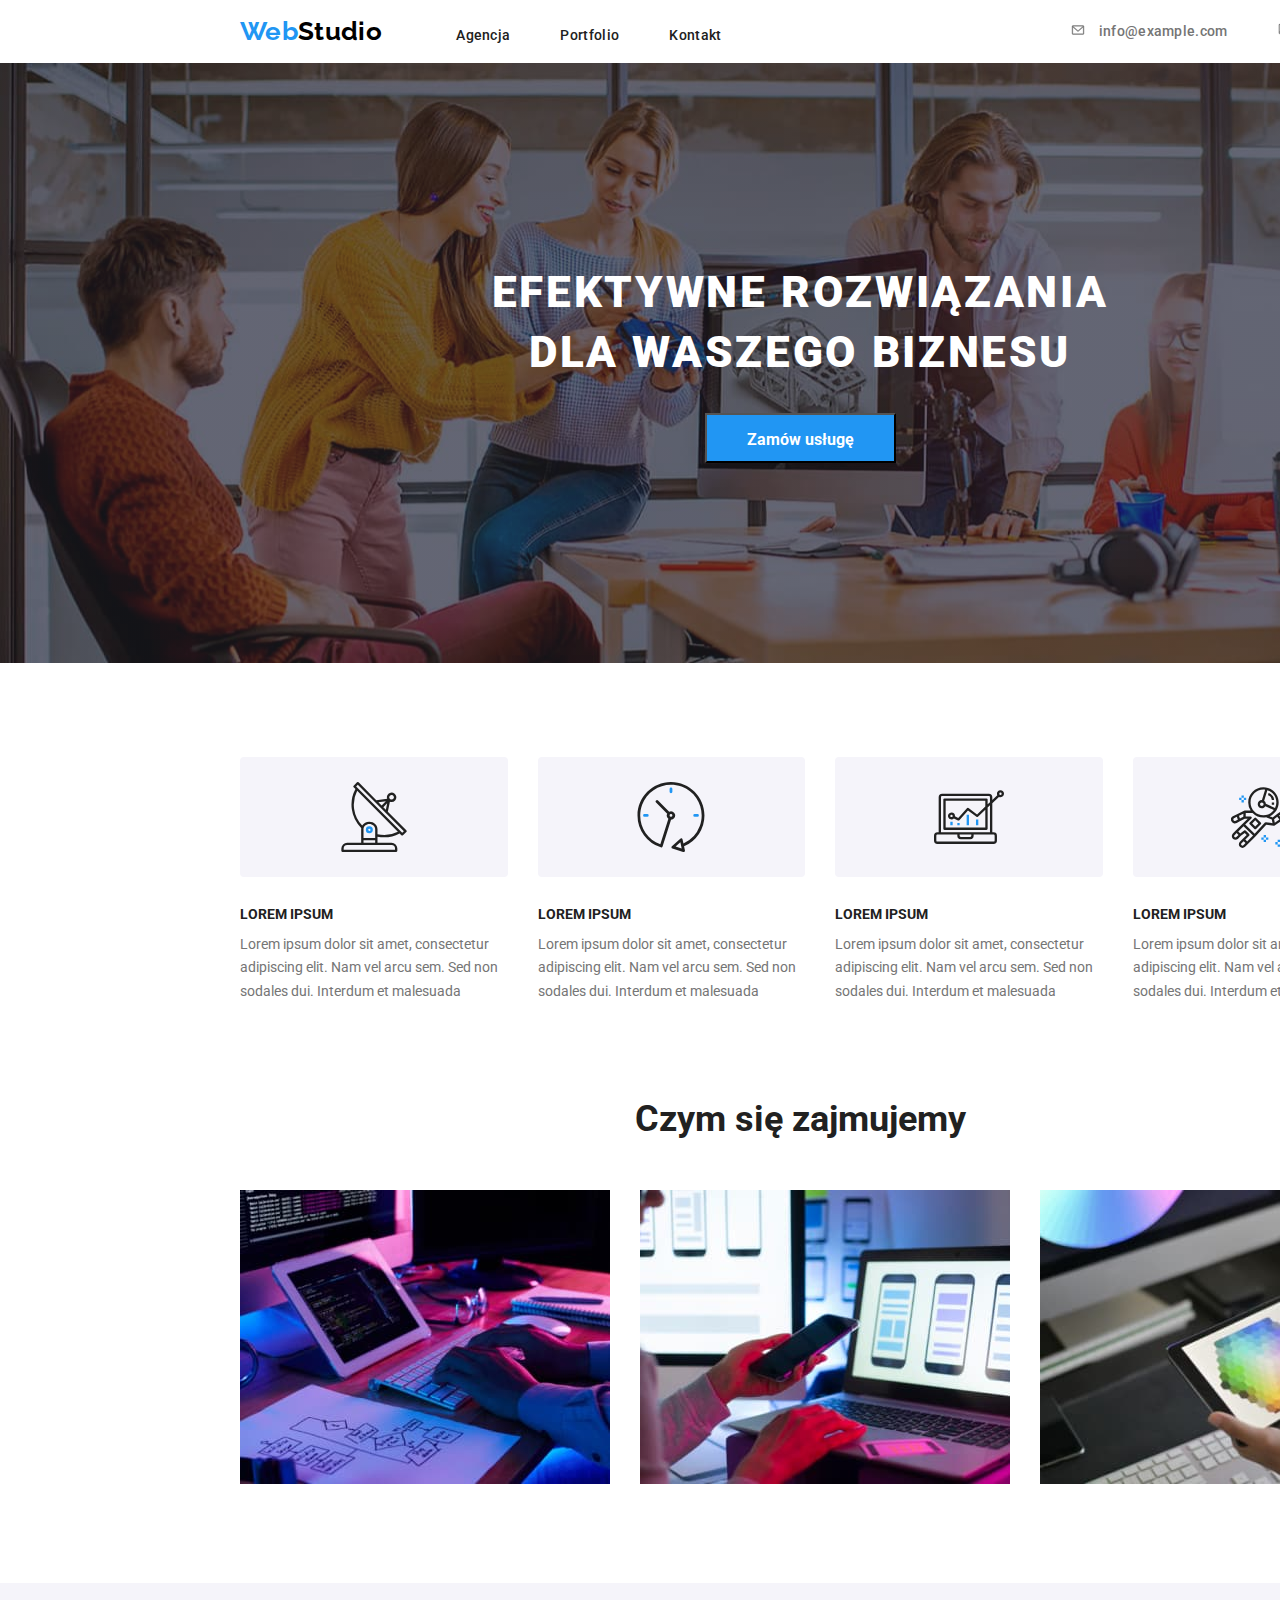
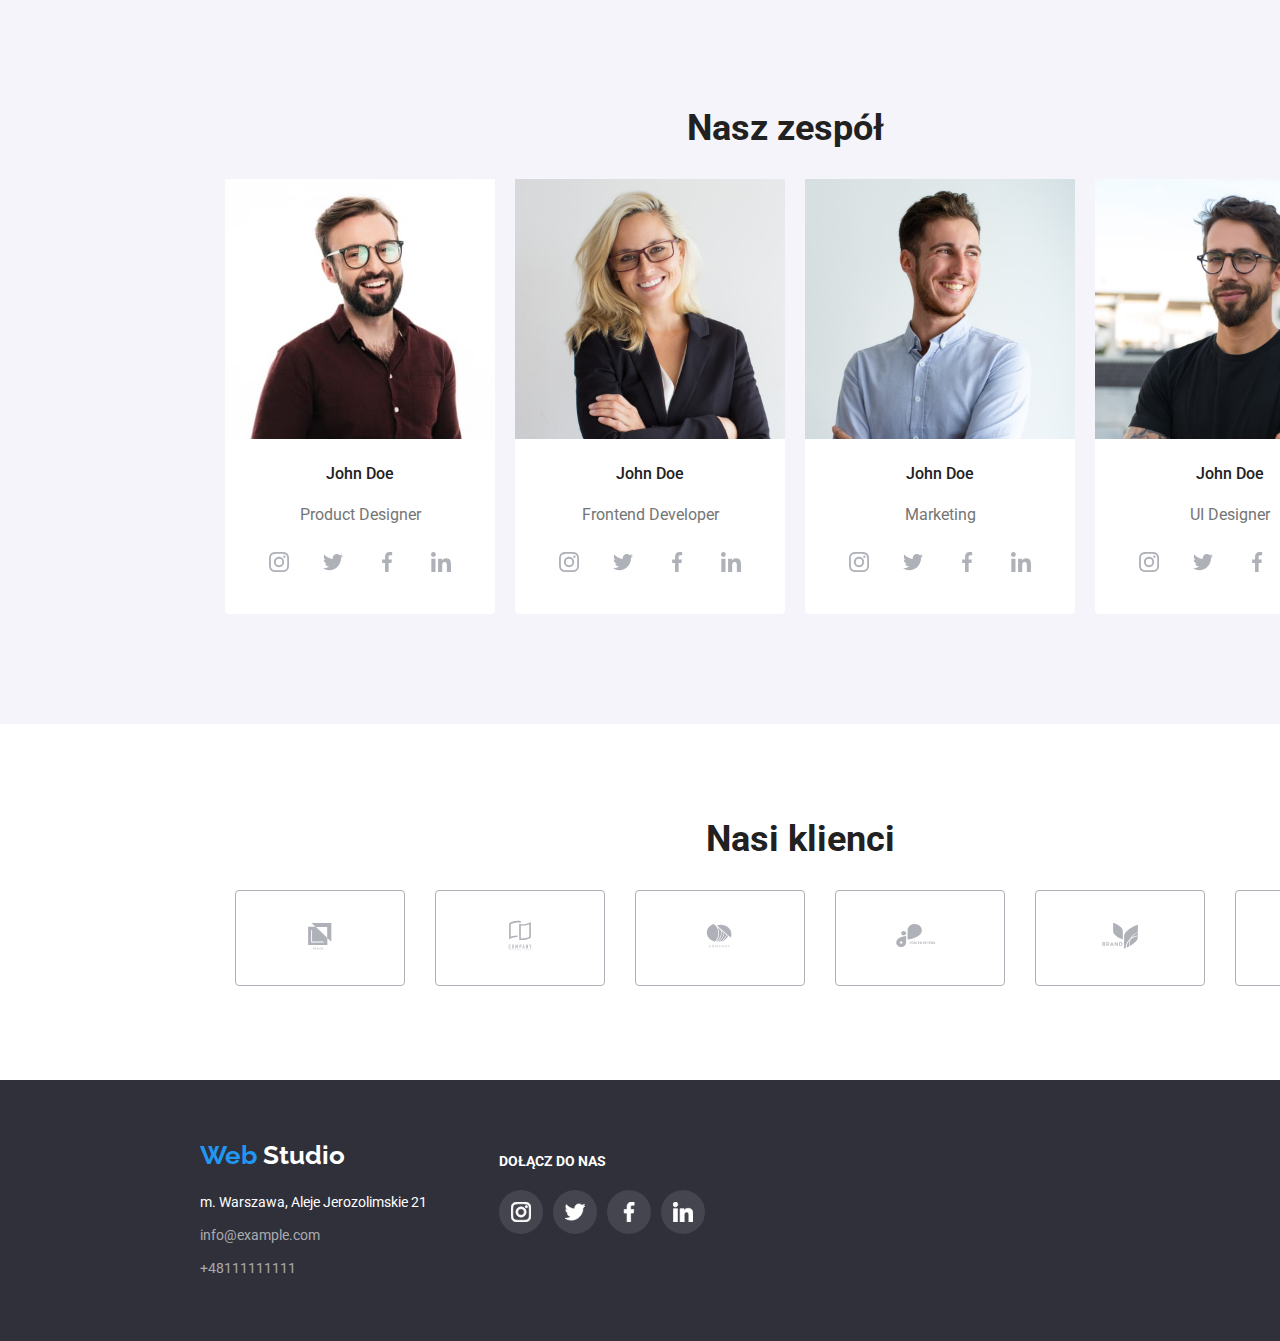
<file: index.html>
<!DOCTYPE html>
<html lang="en">
  <head>
    <meta charset="UTF-8" />
    <meta http-equiv="X-UA-Compatible" content="IE=edge" />
    <meta name="viewport" content="width=device-width, initial-scale=1.0" />
    <title>Main Page</title>
    <link rel="stylesheet" href="./css/modern-normalize.css" />
    <link rel="preconnect" href="https://fonts.googleapis.com" />
    <link rel="preconnect" href="https://fonts.gstatic.com" crossorigin />
    <link
      href="https://fonts.googleapis.com/css2?family=Raleway:wght@700&family=Roboto:wght@400;500;700;900&display=swap"
      rel="stylesheet"
    />
    <link href="./css/styles.css" rel="stylesheet" />
  </head>
  <body>
    <header>
      <div class="container">
        <nav class="menu">
          <ul class="menu-nav">
            <li>
              <a class="logo" href=""><span class="web">Web</span>Studio</a>
              <a class="nav" href="./index.html">Agencja</a>
            </li>
            <li>
              <a class="nav" href="./portfolio.html">Portfolio</a>
            </li>
            <li>
              <a class="nav" href="">Kontakt</a>
            </li>
          </ul>

          <ul class="kont-mail">
            <li>
              <a class="kontakt-header" href="mailto:info@example.com">
                <svg class="envelope-icon" width="16px" height="12px">
                  <use href="images/icons.svg#icon-envelope"></use>
                </svg>
                info@example.com</a
              >
            </li>
            <li>
              <a class="kontakt-header" href="tel:+48111111111">
                <svg class="smartphone-icon" width="10px" height="16px">
                  <use href="images/icons.svg#icon-smartphone"></use>
                </svg>
                +48111111111</a
              >
            </li>
          </ul>
        </nav>
      </div>
    </header>
    <main>
      <section class="background-index">
        <div class="container">
          <h1 class="h1">EFEKTYWNE ROZWIĄZANIA DLA WASZEGO BIZNESU</h1>
          <button class="button-index" type="button">Zamów usługę</button>
        </div>
      </section>

      <div class="container">
        <section class="section">
          <ul class="text-lorem">
            <li>
              <div class="background-icons-index">
                <svg class="icon-antenna" width="70px" height="70px">
                  <use href="images/icons.svg#icon-antenna-1"></use>
                </svg>
              </div>
              <h4 class="name-index">LOREM IPSUM</h4>
              <p class="text-index">
                Lorem ipsum dolor sit amet, consectetur adipiscing elit. Nam vel
                arcu sem. Sed non sodales dui. Interdum et malesuada
              </p>
            </li>

            <li>
              <div class="background-icons-index">
                <svg class="icon-clock" width="70px" height="70px">
                  <use href="images/icons.svg#icon-clock-1"></use>
                </svg>
              </div>
              <h4 class="name-index">LOREM IPSUM</h4>
              <p class="text-index">
                Lorem ipsum dolor sit amet, consectetur adipiscing elit. Nam vel
                arcu sem. Sed non sodales dui. Interdum et malesuada
              </p>
            </li>

            <li>
              <div class="background-icons-index">
                <svg class="icon-diagram" width="70px" height="70px">
                  <use href="images/icons.svg#icon-diagram-1"></use>
                </svg>
              </div>
              <h4 class="name-index">LOREM IPSUM</h4>
              <p class="text-index">
                Lorem ipsum dolor sit amet, consectetur adipiscing elit. Nam vel
                arcu sem. Sed non sodales dui. Interdum et malesuada
              </p>
            </li>

            <li>
              <div class="background-icons-index">
                <svg class="astronaut" width="70px" height="70px">
                  <use href="images/icons.svg#icon-astronaut-1"></use>
                </svg>
              </div>
              <h4 class="name-index">LOREM IPSUM</h4>
              <p class="text-index">
                Lorem ipsum dolor sit amet, consectetur adipiscing elit. Nam vel
                arcu sem. Sed non sodales dui. Interdum et malesuada
              </p>
            </li>
          </ul>
        </section>
      </div>

      <div class="container">
        <h2 class="descripition-index">Czym się zajmujemy</h2>
        <ul class="images-profil">
          <li>
            <img
              width="370"
              height="294"
              src="images/img1.jpg"
              alt="picture of a computer"
            />
          </li>
          <li>
            <img width="370" height="294" src="images/box2.jpg" alt="telefon" />
          </li>
          <li>
            <img width="370" height="294" src="images/box3.jpg" alt="tablet" />
          </li>
        </ul>
      </div>

      <div class="team">
        <div class="container">
          <h2 class="descripition-index-team">Nasz zespół</h2>
          <ul class="images-team-4">
            <li class="backgrund-image-team">
              <img
                width="270"
                height="260"
                src="images/teamcard1.jpg"
                alt="Man with glasses"
              />

              <h4 class="team-image">John Doe</h4>
              <p class="position-index">Product Designer</p>
              <ul class="icons-team-index">
                <li class="team-icons-four">
                  <svg class="icon-color" width="20px" height="20px">
                    <use href="images/icons.svg#icon-instagram-2"></use>
                  </svg>
                </li>
                <li class="team-icons-four">
                  <svg class="icon-color" width="20px" height="20px">
                    <use href="images/icons.svg#icon-twitter-1"></use>
                  </svg>
                </li>
                <li class="team-icons-four">
                  <svg class="icon-color" width="20px" height="20px">
                    <use href="images/icons.svg#icon-facebook-1"></use>
                  </svg>
                </li>
                <li class="team-icons-four">
                  <svg class="icon-color" width="20px" height="20px">
                    <use href="images/icons.svg#icon-linkedin-1"></use>
                  </svg>
                </li>
              </ul>
            </li>
            <li class="backgrund-image-team">
              <img
                width="270"
                height="260"
                src="images/teamcard2.jpg"
                alt="Women with glasses"
              />

              <h4 class="team-image">John Doe</h4>
              <p class="position-index">Frontend Developer</p>
              <ul class="icons-team-index">
                <li class="team-icons-four">
                  <svg class="icon-color" width="20px" height="20px">
                    <use href="images/icons.svg#icon-instagram-2"></use>
                  </svg>
                </li>
                <li class="team-icons-four">
                  <svg class="icon-color" width="20px" height="20px">
                    <use href="images/icons.svg#icon-twitter-1"></use>
                  </svg>
                </li>
                <li class="team-icons-four">
                  <svg class="icon-color" width="20px" height="20px">
                    <use href="images/icons.svg#icon-facebook-1"></use>
                  </svg>
                </li>
                <li class="team-icons-four">
                  <svg class="icon-color" width="20px" height="20px">
                    <use href="images/icons.svg#icon-linkedin-1"></use>
                  </svg>
                </li>
              </ul>
            </li>
            <li class="backgrund-image-team">
              <img
                width="270"
                height="260"
                src="images/teamcard3.jpg"
                alt="smiling man"
              />

              <h4 class="team-image">John Doe</h4>
              <p class="position-index">Marketing</p>
              <ul class="icons-team-index">
                <li class="team-icons-four">
                  <svg class="icon-color" width="20px" height="20px">
                    <use href="images/icons.svg#icon-instagram-2"></use>
                  </svg>
                </li>
                <li class="team-icons-four">
                  <svg class="icon-color" width="20px" height="20px">
                    <use href="images/icons.svg#icon-twitter-1"></use>
                  </svg>
                </li>
                <li class="team-icons-four">
                  <svg class="icon-color" width="20px" height="20px">
                    <use href="images/icons.svg#icon-facebook-1"></use>
                  </svg>
                </li>
                <li class="team-icons-four">
                  <svg class="icon-color" width="20px" height="20px">
                    <use href="images/icons.svg#icon-linkedin-1"></use>
                  </svg>
                </li>
              </ul>
            </li>
            <li class="backgrund-image-team">
              <img
                width="270"
                height="260"
                src="images/teamcard4.jpg"
                alt="Man with glasses"
              />

              <h4 class="team-image">John Doe</h4>
              <p class="position-index">UI Designer</p>
              <ul class="icons-team-index">
                <li class="team-icons-four">
                  <svg class="icon-color" width="20px" height="20px">
                    <use href="images/icons.svg#icon-instagram-2"></use>
                  </svg>
                </li>
                <li class="team-icons-four">
                  <svg class="icon-color" width="20px" height="20px">
                    <use href="images/icons.svg#icon-twitter-1"></use>
                  </svg>
                </li>
                <li class="team-icons-four">
                  <svg class="icon-color" width="20px" height="20px">
                    <use href="images/icons.svg#icon-facebook-1"></use>
                  </svg>
                </li>
                <li class="team-icons-four">
                  <svg class="icon-color" width="20px" height="20px">
                    <use href="images/icons.svg#icon-linkedin-1"></use>
                  </svg>
                </li>
              </ul>
            </li>
          </ul>
        </div>
      </div>
      <div class="customers">
        <div class="container">
          <h2 class="description-customers-index">Nasi klienci</h2>
          <ul class="icons-customers">
            <li class="client-logo-index">
              <svg class="icons-logo" width="106px" height="60px">
                <use href="images/icons.svg#icon-logo"></use>
              </svg>
            </li>
            <li class="client-logo-index">
              <svg class="icons-logo" width="106px" height="60px">
                <use href="images/icons.svg#icon-logo-1"></use>
              </svg>
            </li>
            <li class="client-logo-index">
              <svg class="icons-logo" width="106px" height="60px">
                <use href="images/icons.svg#icon-logo-2"></use>
              </svg>
            </li>
            <li class="client-logo-index">
              <svg class="icons-logo" width="106px" height="60px">
                <use href="images/icons.svg#icon-logo-3"></use>
              </svg>
            </li>
            <li class="client-logo-index">
              <svg class="icons-logo" width="106px" height="60px">
                <use href="images/icons.svg#icon-logo-4"></use>
              </svg>
            </li>
            <li class="client-logo-index">
              <svg class="icons-logo" width="106px" height="60px">
                <use href="images/icons.svg#icon-logo-5"></use>
              </svg>
            </li>
          </ul>
        </div>
      </div>
    </main>
    <footer class="background-footer">
      <div class="container">
        <div class="addres-social-footer">
          <div class="logo-address-footer">
            <a class="logo-footer" href=""
              ><span class="web">Web</span>
              <span class="studio-footer">Studio</span></a
            >
            <div class="adress-kontakt-footer">
              <adress class="adress-footer">
                m. Warszawa, Aleje Jerozolimskie 21
              </adress>
              <p class="footer-mail-index">
                <a class="kontakt-footer" href="mailto:info@example.com"
                  >info@example.com
                </a>
              </p>
              <p class="footer-tel-index">
                <a class="kontakt-footer" href="tel:+48111111111">
                  +48111111111</a
                >
              </p>
            </div>
          </div>
          <div class="socjal">
            <a class="socjal-title"> DOŁĄCZ DO NAS</a>
            <ul class="icons-group-footer">
              <li class="icons-list-footer">
                <svg class="icon-instagram-socjal" width="20px" height="20px">
                  <use href="images/icons.svg#icon-instagram-2"></use>
                </svg>
              </li>
              <li class="icons-list-footer">
                <svg class="icon-twitter-footer" width="20px" height="20px">
                  <use href="images/icons.svg#icon-twitter-1"></use>
                </svg>
              </li>
              <li class="icons-list-footer">
                <svg class="icon-facebook-footer" width="20px" height="20px">
                  <use href="images/icons.svg#icon-facebook-1"></use>
                </svg>
              </li>
              <li class="icons-list-footer">
                <svg class="icon-linkedin-footer" width="20px" height="20px">
                  <use href="images/icons.svg#icon-linkedin-1"></use>
                </svg>
              </li>
            </ul>
          </div>
        </div>
      </div>
    </footer>
  </body>
</html>
</file>
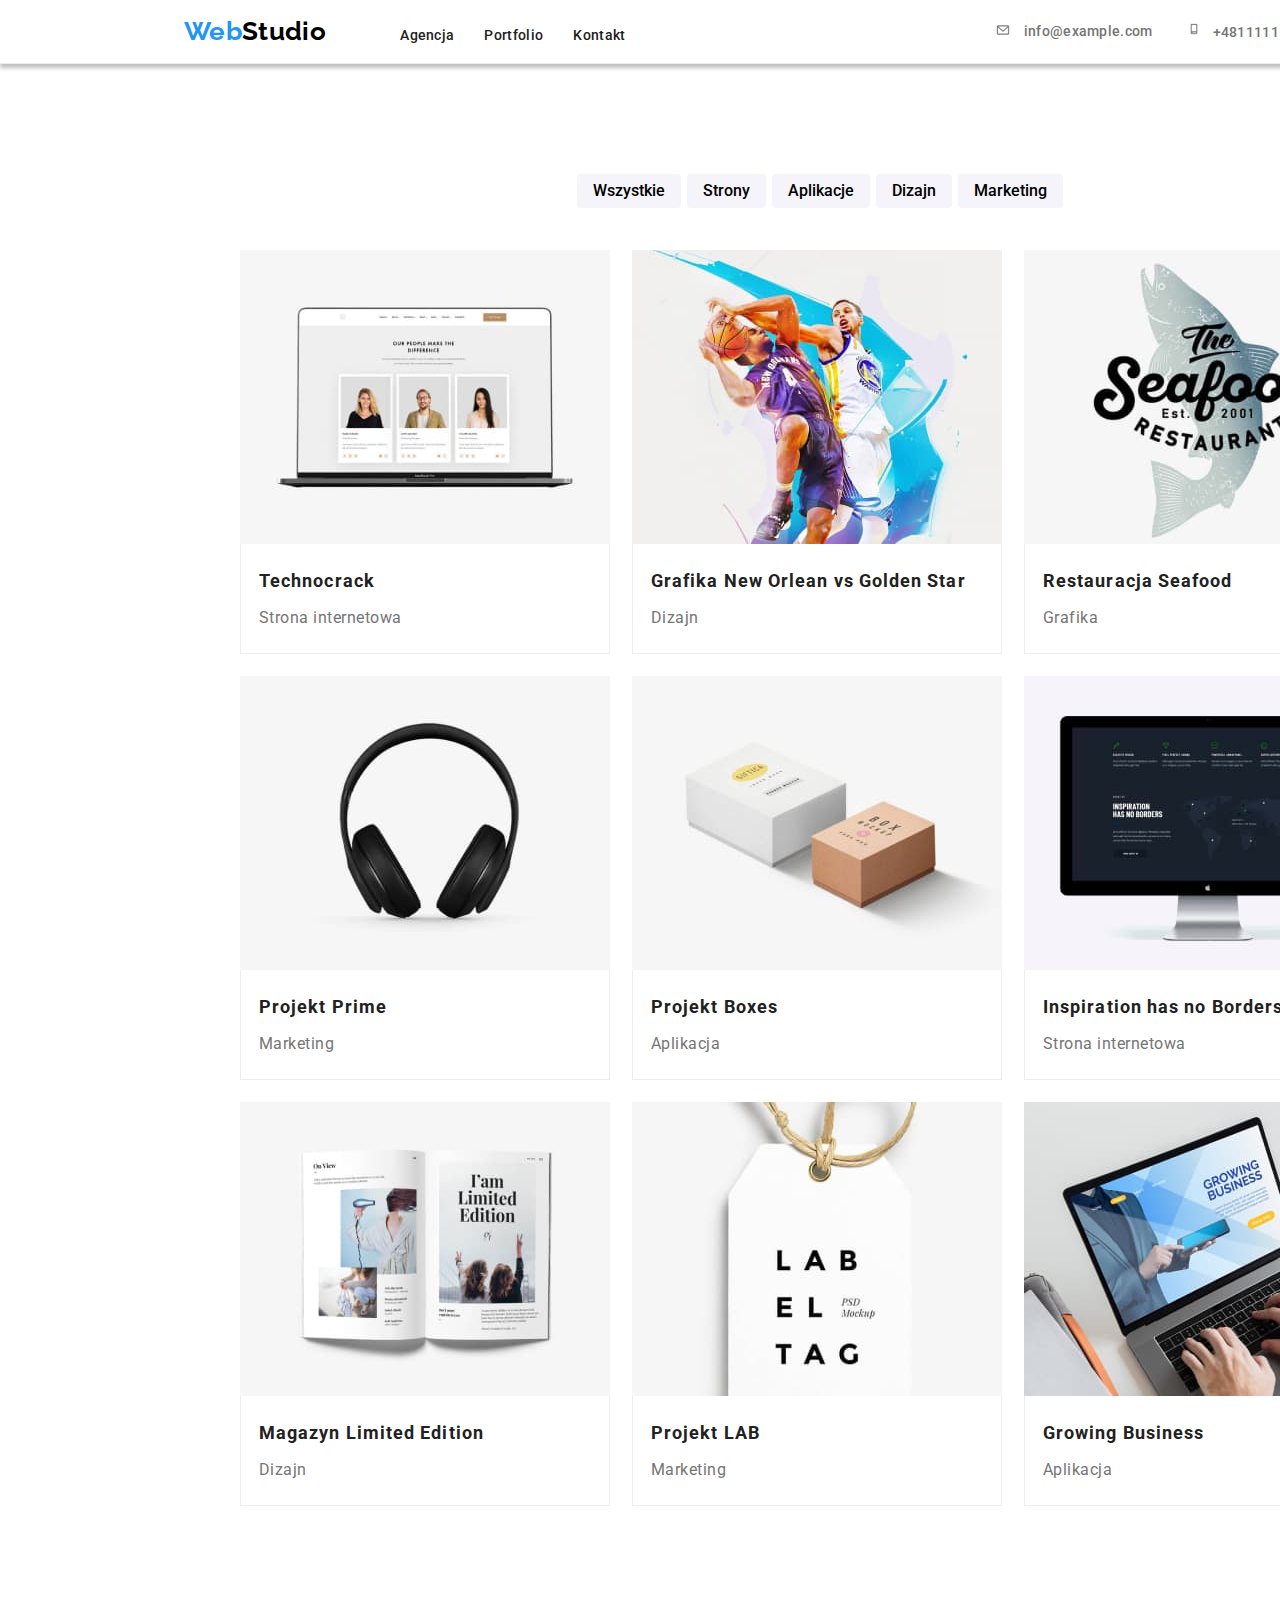
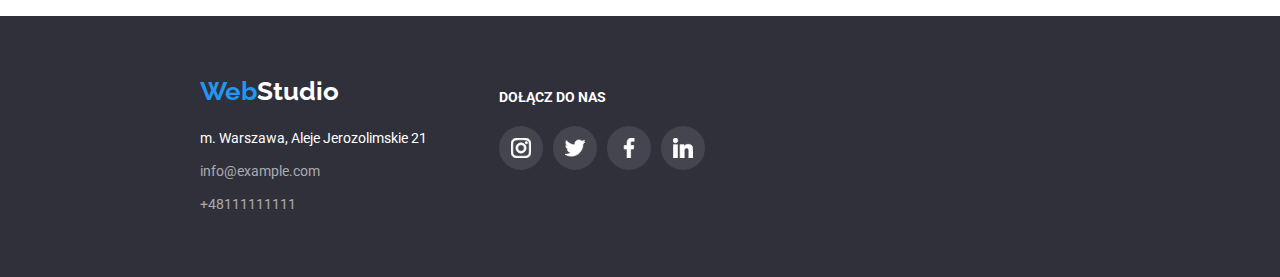
<file: portfolio.html>
<!DOCTYPE html>
<html lang="en">
  <head>
    <meta charset="UTF-8" />
    <meta http-equiv="X-UA-Compatible" content="IE=edge" />
    <meta name="viewport" content="width=device-width, initial-scale=1.0" />
    <title>Portfolio</title>
    <link
      rel="stylesheet"
      href="./css/modern-normalize.css"
    />
    <link rel="preconnect" href="https://fonts.googleapis.com" />
    <link rel="preconnect" href="https://fonts.gstatic.com" crossorigin />
    <link
      href="https://fonts.googleapis.com/css2?family=Raleway:wght@700&family=Roboto:wght@400;500;700;900&display=swap"
      rel="stylesheet"
    />
    <link href="./css/styles.css" rel="stylesheet" />
  </head>
  <body>
    <header>
      
        <div class="web-nav-portfolio">
          <div class="container">
          <nav class="menu">
            <ul class="menu-nav-portfolio">
              <li>
                <a class="logo-portfolio" href=""
                  ><span class="web">Web</span>Studio</a
                >
                <a class="nav-portfolio" href="./index.html">Agencja</a>
              </li>
              <li>
                <a class="nav-portfolio" href="./portfolio.html">Portfolio</a>
              </li>
              <li>
                <a class="nav-portfolio" href="">Kontakt</a>
              </li>
            </ul>

            <ul class="kont-mail-portfolio">
              <li>
                <a class="kontakt-header" href="mailto:info@example.com"
                  >
                  <svg class="envelope-icon" width="16px" height="12px">
                  <use href="images/icons.svg#icon-envelope"></use>
                </svg> info@example.com</a
                >
              </li>
              <li>
                <a class="kontakt-header" href="tel:+48111111111"
                  > <svg class="smartphone-icon" width="10px" height="16px">
                  <use href="images/icons.svg#icon-smartphone"></use>
                </svg> +48111111111</a
                >
              </li>
            </ul>
          </nav>
        </div>
      </div>
    </header>
    <main>
      
        <div class="container">
          <section class="section">
          <section class="button-nav-port">
            <ul class="buttons-port">
              <li>
                <button class="button-portfolio" type="button">
                  Wszystkie
                </button>
              </li>
              <li>
                <button class="button-portfolio" type="button">Strony</button>
              </li>
              <li>
                <button class="button-portfolio" type="button">
                  Aplikacje
                </button>
              </li>
              <li>
                <button class="button-portfolio" type="button">Dizajn</button>
              </li>
              <li>
                <button class="button-portfolio" type="button">
                  Marketing
                </button>
              </li>
            </ul>
          </section>
          <section class="image-project-port">
            <ul class="image-portfolio">
              <li class="portfolio-project-list">
                <figcaption>
                  <img class="portfolio-images-projects"
                    width="370"
                    height="294"
                    src="images/portfolio1.jpg"
                    alt="View of a website on a laptop"
                  />
                  <figure class="figure-portfolio">
                    <h4 class="name-image">Technocrack</h4>
                    <p class="text-portfolio">Strona internetowa</p>
                  </figure>
                </figcaption>
              </li>
              <li class="portfolio-project-list">
                <figcaption>
                  <img class="portfolio-images-projects"
                    width="370"
                    height="294"
                    src="images/portfolio2.jpg"
                    alt="two basketball players"
                  />
                  <figure class="figure-portfolio">
                    <h4 class="name-image">
                      Grafika New Orlean vs Golden Star
                    </h4>
                    <p class="text-portfolio">Dizajn</p>
                  </figure>
                </figcaption>
              </li>
              <li class="portfolio-project-list">
                <figcaption>
                  <img class="portfolio-images-projects"
                    width="370"
                    height="294"
                    src="images/portfolio3.jpg"
                    alt="seafood restaurant logo"
                  />
                  <figure class="figure-portfolio">
                    <h4 class="name-image">Restauracja Seafood</h4>
                    <p class="text-portfolio">Grafika</p>
                  </figure>
                </figcaption>
              </li>
              <li class="portfolio-project-list">
                <figcaption>
                  <img class="portfolio-images-projects"
                    width="370"
                    height="294"
                    src="images/portfolio4.jpg"
                    alt="headphones"
                  />
                  <figure class="figure-portfolio">
                    <h4 class="name-image">Projekt Prime</h4>
                    <p class="text-portfolio">Marketing</p>
                  </figure>
                </figcaption>
              </li>
              <li class="portfolio-project-list">
                <figcaption>
                  <img class="portfolio-images-projects"
                    width="370"
                    height="294"
                    src="images/portfolio5.jpg"
                    alt="two boxes"
                  />
                  <figure class="figure-portfolio">
                    <h4 class="name-image">Projekt Boxes</h4>
                    <p class="text-portfolio">Aplikacja</p>
                  </figure>
                </figcaption>
              </li>
              <li class="portfolio-project-list">
                <figcaption>
                  <img class="portfolio-images-projects"
                    width="370"
                    height="294"
                    src="images/portfolio6.jpg"
                    alt="View of a website on a laptop"
                  />
                  <figure class="figure-portfolio">
                    <h4 class="name-image">Inspiration has no Borders</h4>
                    <p class="text-portfolio">Strona internetowa</p>
                  </figure>
                </figcaption>
              </li>
              <li class="portfolio-project-list">
                <figcaption>
                  <img class="portfolio-images-projects"
                    width="370"
                    height="294"
                    src="images/portfolio7.jpg"
                    alt="Open magazine"
                  />
                  <figure class="figure-portfolio">
                    <h4 class="name-image">Magazyn Limited Edition</h4>
                    <p class="text-portfolio">Dizajn</p>
                  </figure>
                </figcaption>
              </li>
              <li class="portfolio-project-list">
                <figcaption>
                  <img class="portfolio-images-projects"
                    width="370"
                    height="294"
                    src="images/portfolio8.jpg"
                    alt="Label"
                  />
                  <figure class="figure-portfolio">
                    <h4 class="name-image">Projekt LAB</h4>
                    <p class="text-portfolio">Marketing</p>
                  </figure>
                </figcaption>
              </li>
              <li class="portfolio-project-list">
                <figcaption>
                  <img class="portfolio-images-projects"
                    width="370"
                    height="294"
                    src="images/portfolio9.jpg"
                    alt="laptop screen"
                  />
                  <figure class="figure-portfolio">
                    <h4 class="name-image">Growing Business</h4>
                    <p class="text-portfolio">Aplikacja</p>
                  </figure>
                </figcaption>
              </li>
            </ul>
          </section>
        </div>
      </section>
    </main>
    
    <footer class="background-footer">
      <div class="container">
        <div class="addres-social-footer">
          <div class="logo-address-footer">
      <a class="logo-footer" href=""
        ><span class="web">Web</span
        ><span class="studio-footer">Studio</span></a
      >
      <div class="adress-kontakt-footer">
        <adress class="adress-footer"
          >m. Warszawa, Aleje Jerozolimskie 21</adress
        >
        <p class="footer-portfolio-mail">
          <a class="kontakt-footer" href="mailto:info@example.com"
            >info@example.com</a
          >
        </p>
        <p class="footer-portfolio-tel">
          <a class="kontakt-footer" href="tel:+48111111111">+48111111111</a>
        </p>
      </div>
      </div>
      <div class="socjal">
            <a class="socjal-title"> DOŁĄCZ DO NAS</a>
            <ul class="icons-group-footer">
              <li class="icons-list-footer">
                <svg class="icon-instagram-socjal" width="20px" height="20px">
                  <use href="images/icons.svg#icon-instagram-2"></use>
                </svg>
              </li>
              <li class="icons-list-footer">
                <svg class="icon-twitter-footer" width="20px" height="20px">
                  <use href="images/icons.svg#icon-twitter-1"></use>
                </svg>
              </li>
              <li class="icons-list-footer">
                <svg class="icon-facebook-footer" width="20px" height="20px">
                  <use href="images/icons.svg#icon-facebook-1"></use>
                </svg>
              </li>
              <li class="icons-list-footer">
                <svg class="icon-linkedin-footer" width="20px" height="20px">
                  <use href="images/icons.svg#icon-linkedin-1"></use>
                </svg>
              </li>
            </ul>
          </div>
          </div>
          </div>
    </footer>
  </body>
</html>
</file>
<file: css/styles.css>
:root {
  --border-style: "Roboto", sanf-serif;
  --color-header: #2196f3;
  --color-1: #212121;
}
body {
  font-family: var(--border-style);
  color: var(--color-1);
  font-style: normal;
  text-decoration: none;
  width: 1600px;
}
ul {
  list-style-type: none;
}
a {
  text-decoration: none;
}

.button-portfolio {
  cursor: pointer;
  font-weight: 500;
  font-size: 16px;
  line-height: 1.63;
  background: #f5f4fa;
  border-radius: 4px;
  border: #f5f4fa;
  margin-bottom: 25.5px;
  padding: 4px 16px 4px 16px;
}
.button-portfolio:hover,
.button-portfolio:focus {
  background: #2196f3;
  color: #ffffff;
  box-shadow: 0px 4px 4px 0px #00000040;
}
.portfolio-project-list:hover {
  box-shadow: 0px 4px 4px 0px #00000040;
}
.name-image {
  font-weight: 700;
  font-size: 18px;
  line-height: 2;
  letter-spacing: 0.06em;
  margin: 0 0 4px 0;
}
.text-portfolio {
  font-weight: 400;
  font-size: 16px;
  line-height: 1.88;
  letter-spacing: 0.03em;
  color: #757575;
  margin: 0 0 20px 0;
}
.logo {
  color: #000000;
  font-family: "Raleway";
  font-weight: 700;
  font-size: 26px;
  line-height: 1.19;
  margin-right: 70px;
}
.logo-portfolio {
  color: #000000;
  font-family: "Raleway";
  font-weight: 700;
  font-size: 26px;
  line-height: 1.19;
  margin-right: 70px;
}
.web {
  color: #2196f3;
}
.nav-portfolio {
  color: var(--color-1);
  font-weight: 500;
  font-size: 14px;
  line-height: 1.14;
}
.nav-portfolio:hover,
.nav-portfolio:focus {
  color: #2196f3;
}
.nav {
  color: var(--color-1);
  font-weight: 500;
  font-size: 14px;
  line-height: 1.14;
}
.nav:hover,
.nav:focus {
  color: #2196f3;
}

.kontakt-header {
  font-weight: 500;
  font-size: 14px;
  line-height: 1.14;
  letter-spacing: 0.02em;
  color: #757575;
}
.kontakt-header:hover,
.kontakt-header:focus {
  color: #2196f3;
}
.kontakt-header:hover .envelope-icon,
.kontakt-header:focus .envelope-icon,
.kontakt-header:hover .smartphone-icon,
.kontakt-header:focus .smartphone-icon {
  fill: #2196f3;
  stroke: #2196f3;
}

.background-index {
  background: #2f303a;
  padding: 200px 452px 200px 452px;
  text-align: center;
  background-image: linear-gradient(
      rgba(47, 48, 58, 0.4),
      rgba(47, 48, 58, 0.4)
    ),
    url("../images/header-index.jpg");
}

.h1 {
  font-weight: 900;
  font-size: 44px;
  line-height: 1.36;
  color: #ffffff;
  letter-spacing: 0.06em;
  text-align: center;
  text-transform: uppercase;
  max-width: 696px;
  margin: 0 0 30px 0;
}
.button {
  border: none;
  border-radius: 4px;
}
.button-index {
  font-weight: 700;
  font-size: 16px;
  line-height: 1.88;
  color: #ffffff;
  background: #2196f3;
  max-width: 200px;
  height: 50px;
  padding: 10px 40px;
}
.name-index {
  font-weight: 700;
  font-size: 14px;
  line-height: 1.14;
  margin: 0 0 10px 0;
}
.text-index {
  font-weight: 400;
  font-size: 14px;
  line-height: 1.71;
  color: #757575;
  margin: 0;
}

.descripition-index {
  font-weight: 700;
  font-size: 36px;
  line-height: 1.17;
  text-align: center;
  margin: 0 0 50px 0;
}
.descripition-index-team,
.description-customers-index {
  font-weight: 700;
  font-size: 36px;
  line-height: 1.17;
  text-align: center;
}
.team-image {
  font-weight: 500;
  font-size: 16px;
  line-height: 1.19;
  text-align: center;
}
.team {
  background: #f5f4fa;
  padding-top: 94px;
  padding-bottom: 94px;
  padding-right: 30px;
  margin-top: 94px;
}

.position-index {
  font-weight: 400;
  font-size: 16px;
  line-height: 1.19;
  color: #757575;
  text-align: center;
}

.background-footer {
  background: #2f303a;
  padding-top: 60px;
  padding-bottom: 60px;
}
.logo-footer {
  font-family: "Raleway";
  font-weight: 700;
  font-size: 26px;
  line-height: 1.19;
  padding-top: 60px;
}
.studio-footer {
  color: #ffffff;
}
.adress-kontakt-footer {
  font-weight: 400;
  font-size: 14px;
  line-height: 1.71;
  padding-top: 20px;
}
.adress-footer {
  color: #ffffff;
}
.kontakt-footer {
  color: rgba(255, 255, 255, 0.6);
}
.kontakt-footer:hover,
.kontakt-footer:focus {
  color: #2196f3;
}
.footer-portfolio-mail {
  margin: 9px 0;
}
.footer-portfolio-tel {
  margin: 0;
}
.container {
  max-width: 1200px;
  margin: 0 auto;
}
.menu {
  display: flex;
  align-items: center;
  justify-content: space-between;
  letter-spacing: 0.02em;
}
.menu-nav {
  display: flex;
  align-items: baseline;
  justify-content: flex-start;
  gap: 50px;
}
.menu-nav-portfolio {
  display: flex;
  align-items: baseline;
  justify-content: flex-start;
  gap: 30px;
}
.kont-mail {
  display: flex;
  gap: 50px;
  align-items: center;
  justify-content: flex-end;
}
.kont-mail-portfolio {
  display: flex;
  gap: 37px;
  align-items: center;
  justify-content: flex-end;
}
.text-lorem {
  display: flex;
  gap: 30px;
  margin: 0;
}
.background-icons-index {
  background: #f5f4fa;
  border-radius: 4px;
  height: 120px;
  display: flex;
  align-items: center;
  justify-content: center;
  margin-bottom: 30px;
}
.icon-antenna {
  display: block;
  margin: auto;
}

.images-profil {
  display: flex;
  gap: 30px;
  margin: 0;
}
.web-nav-portfolio {
  border-bottom: 1px solid #ececec;
  box-shadow: 0px 4px 4px 0px #00000040;
  align-items: stretch;
  padding-left: 9%;
  padding-right: 18%;
}

.button-nav-port {
  padding-right: 32%;
  padding-left: 32%;
}
.buttons-port {
  display: flex;
  justify-content: center;
  gap: 6px;
}
.image-project-port {
  max-width: 1200px;
}
.image-portfolio {
  display: flex;
  flex-wrap: wrap;
  text-align: center;
  gap: 22px;
}
.section {
  padding-top: 94px;
  padding-bottom: 94px;
}
.images-team-4 {
  display: flex;
  gap: 20px;
}
.backgrund-image-team {
  background: #ffffff;
  border-radius: 0px 0px 4px 4px;
}
.figure-portfolio {
  margin: 0;
  border-right: 1px solid #eee;
  border-bottom: 1px solid #eee;
  border-left: 1px solid #eee;
  padding-right: 18px;
  padding-top: 19px;
  padding-left: 18px;
  text-align: left;
}
.portfolio-image-size {
  height: 404px;
}
.footer-mail-index {
  margin: 9px 0;
}
.footer-tel-index {
  margin: 0;
}
.portfolio-images-projects {
  display: block;
  max-width: 100%;
}
.icons-customers {
  display: flex;
}
.client-logo-index {
  border: 1px solid #afb1b8;
  border-radius: 4px;
  padding: 15px 31px;
}
.client-logo-index:hover {
  border: 1px solid #2196f3;
  cursor: pointer;
  color: #2196f3;
}
.client-logo-index:hover .icons-logo {
  fill: #2196f3;
}

.envelope-icon,
.smartphone-icon {
  margin-right: 10px;
  fill: #757575;
  stroke: #757575;
}

.icons-group-footer {
  display: flex;
  gap: 10px;
  justify-content: center;
  margin-top: 20px;
  padding: 0;
}
.icons-list-footer {
  width: 44px;
  height: 44px;
  border-radius: 50%;
  background-color: rgba(255, 255, 255, 0.1);
}
.icons-list-footer:hover {
  background-color: #2196f3;
}
.icon-instagram-socjal,
.icon-twitter-footer,
.icon-facebook-footer,
.icon-linkedin-footer {
  fill: #ffffff;
  margin: 12px;
  stroke: #ffffff;
}
.icons-team-index {
  display: flex;
  gap: 10px;
  justify-content: center;
  padding: 0;
  margin-bottom: 30px;
}
.team-icons-four {
  width: 44px;
  height: 44px;
  border-radius: 50%;
}

.icon-color {
  fill: #afb1b8;
  margin: 27.27%;
}
.team-icons-four:hover,
.team-icons-four:focus {
  stroke: #ffffff;
  cursor: pointer;
  background-color: #2196f3;
  fill: #ffffff;
  stroke: #ffffff;
}
.team-icons-four:hover .icon-color {
  fill: #ffffff;
}

.icons-customers {
  display: flex;
  align-items: center;
  justify-content: center;
  gap: 30px;
  margin: 0;
}

.customers {
  margin-top: 94px;
  margin-bottom: 94px;
}
.socjal-title {
  color: #ffffff;
  font-weight: 700;
  font-size: 14px;
  line-height: 1.14;
  padding-top: 72px;
}
.socjal {
  height: 80px;
  width: 206px;
  margin-top: 12px;
}
.addres-social-footer {
  display: flex;
  gap: 72px;
}
.icons-logo {
  fill: #afb1b8;
}
</file>
